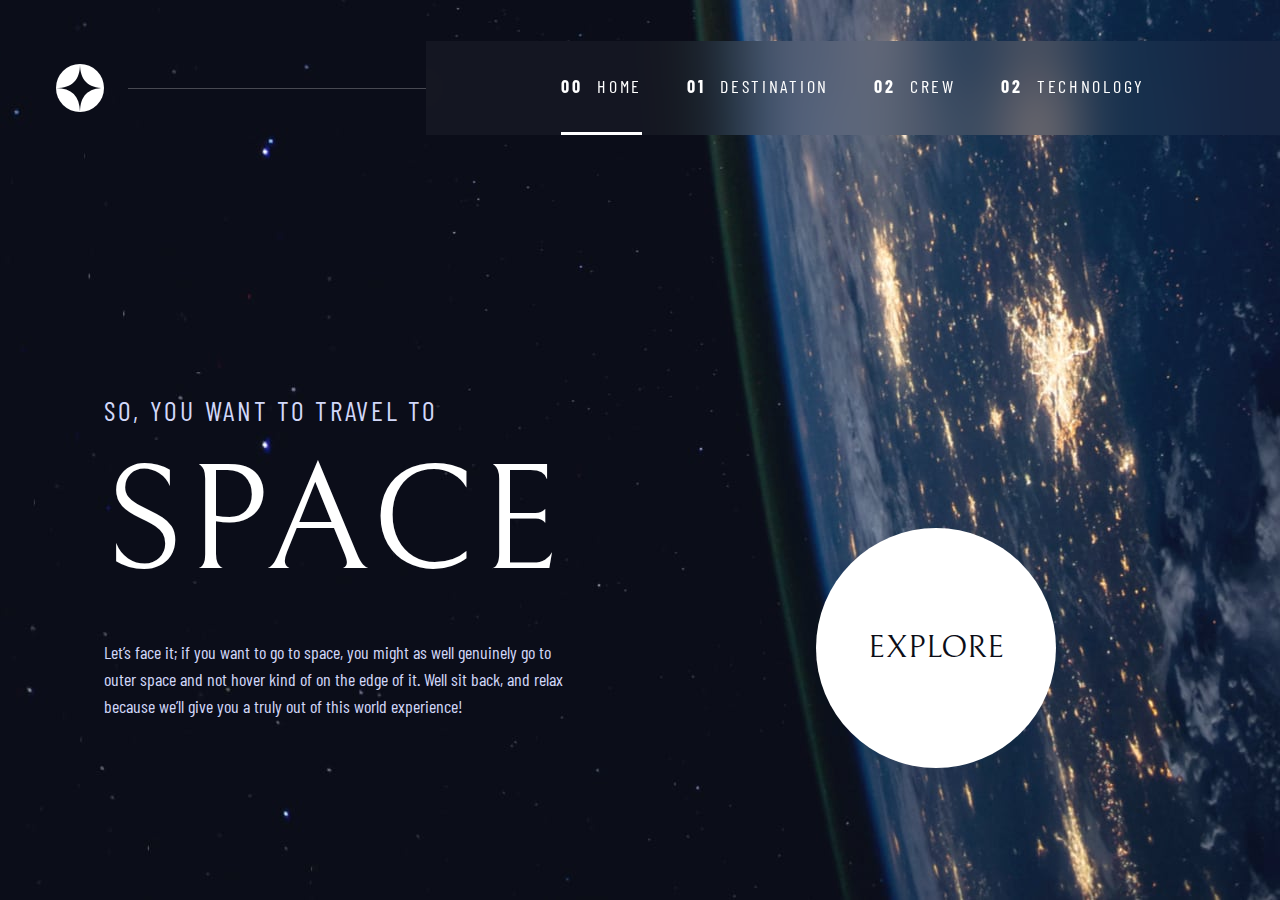
<file: index.html>
<!DOCTYPE html>
<html lang="en">
<head>
  <meta charset="UTF-8">
  <meta name="viewport" content="width=device-width, initial-scale=1.0">
  <link rel="icon" type="image/png" sizes="32x32" href="./assets/favicon-32x32.png">
  <!-- Google fonts -->
  <link rel="preconnect" href="https://fonts.googleapis.com">
  <link rel="preconnect" href="https://fonts.gstatic.com" crossorigin>
  <link href="https://fonts.googleapis.com/css2?family=Barlow+Condensed:wght@400;700&family=Bellefair&family=Barlow:wght@400;700&display=swap" rel="stylesheet">
  <!-- Custom CSS -->
  <link rel="stylesheet" href="index.css">
  <title>Home</title>

  <script src="navigation.js" defer></script>
</head>
<body class="home">
  <a class="skip-to-content" href="#main">Skip to content</a>
  <header class="primary-header flex">
      <div >
        <img src="assets/shared/logo.svg" alt="space tourism logo" class="logo">
      </div>
      <div class="mobile-nav-toggle" aria-controls="primary-nav-bar"><span class="sr-only" aria-expanded="false">Menu</span>
        <div class="toggle"></div>
      </div>
      <nav>
        <ul id="primary-nav-bar" data-visible="false" class="flex primary-nav-bar underline-selected">
            <li class="active underline-indicators"><a class="uppercase text-white letter-spacing-2" href="index.html"><span aria-hidden="true">00 </span>home</a></li>
            <li class="underline-indicators"><a class="uppercase text-white letter-spacing-2" href="destination.html"><span aria-hidden="true">01 </span>destination</a>
            <li class="underline-indicators"><a class="uppercase text-white letter-spacing-2" href="crew.html"><span aria-hidden="true">02 </span>crew</a>
            <li class="underline-indicators"><a class="uppercase text-white letter-spacing-2" href="technology.html"><span aria-hidden="true">02 </span>technology</a>
        </ul>
    </nav>
  </header> 
  <main id="main" class="grid-container grid-container--home flow">
    <div class="flow content--home"> 
      <h1 class="text-accent ff-sans-cond fs-500 uppercase letter-spacing-2">So, you want to travel to
      <span class="fs-900 text-white ff-serif d-block">Space</span></h1>
      <p class="home-content text-accent">Let’s face it; if you want to go to space, you might as well genuinely go to 
      outer space and not hover kind of on the edge of it. Well sit back, and relax 
      because we’ll give you a truly out of this world experience!</p>
    </div>
    <div class="button--home">
      <!-- explore Button  -->
      <a href="destination.html" class="large-button fs-600 bg-white text-dark ff-serif uppercase">Explore</a> 
    </div>
  </main>
</body>
</html>
</file>
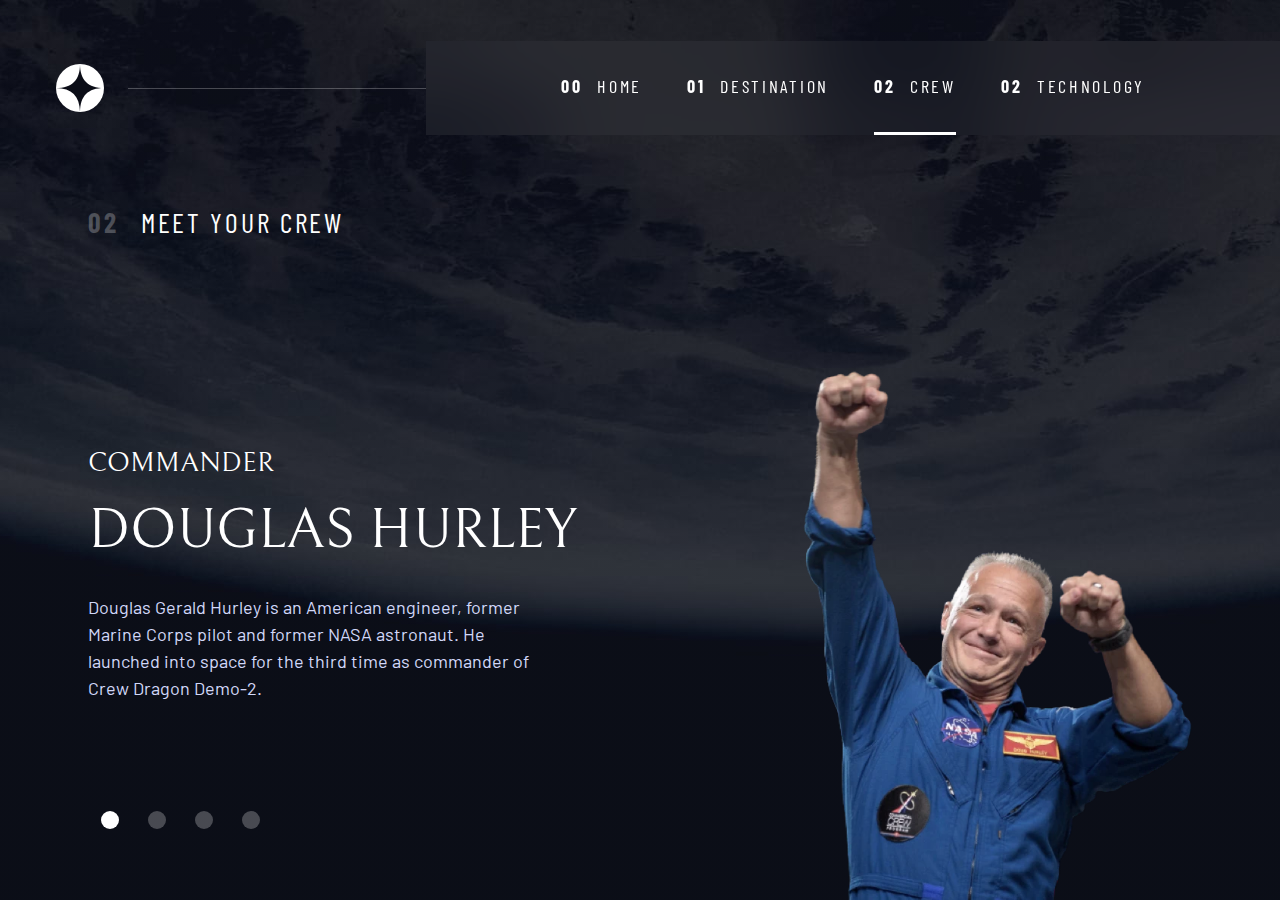
<file: crew.html>
<!DOCTYPE html>
<html lang="en">
<head>
  <meta charset="UTF-8">
  <meta name="viewport" content="width=device-width, initial-scale=1.0">
  <link rel="icon" type="image/png" sizes="32x32" href="./assets/favicon-32x32.png">
  <!-- Google fonts -->
  <link rel="preconnect" href="https://fonts.googleapis.com">
  <link rel="preconnect" href="https://fonts.gstatic.com" crossorigin>
  <link href="https://fonts.googleapis.com/css2?family=Barlow+Condensed:wght@400;700&family=Bellefair&family=Barlow:wght@400;700&display=swap" rel="stylesheet">
  <!-- Custom CSS -->
  <link rel="stylesheet" href="index.css">
  <title>crew</title>
  <script src="navigation.js" defer></script>
  <script src="tabs.js" defer></script>
</head>
<body class="crew">
  <a class="skip-to-content" href="#main">Skip to content</a>
  <header class="primary-header flex">
      <div>
        <img src="assets/shared/logo.svg" alt="space tourism logo" class="logo">
      </div>
      <div class="mobile-nav-toggle" aria-controls="primary-nav-bar"><span class="sr-only" aria-expanded="false">Menu</span>
        <div class="toggle"></div>
      </div>
      <nav>
        <ul id="primary-nav-bar" data-visible="false" class="flex primary-nav-bar underline-selected">
            <li class="underline-indicators" ><a class="uppercase text-white letter-spacing-2" href="index.html"><span aria-hidden="true">00 </span>home</a>
            <li class="underline-indicators" ><a class="uppercase text-white letter-spacing-2" href="destination.html"><span aria-hidden="true">01 </span>destination</a>
            <li class="active underline-indicators" ><a class="uppercase text-white letter-spacing-2" href="crew.html"><span aria-hidden="true">02 </span>crew</a>
            <li class="underline-indicators" ><a class="uppercase text-white letter-spacing-2" href="technology.html"><span aria-hidden="true">02 </span>technology</a>
        </ul>
    </nav>
  </header> 
  <main id="main" class="grid-container grid-container--crew flow flow--first-child">
          <!-- dots  -->
          <h1 class="numbered-title letter-spacing-2"><span aria-hidden="true">02 </span>Meet your crew</h1>
          <div class="dot-selected" role="tablist" aria-label="crew list">
            <button aria-selected="true" class="dot-indicators" aria-controls="commander-tab" role="tab" data-image="commander-image" tabindex="0"><span class="sr-only">Slide title</span></button>
            <button aria-selected="false" class="dot-indicators" aria-controls="specialist-tab" role="tab" data-image="specialist-image" tabindex="-1"><span class="sr-only">Slide title</span></button>
            <button aria-selected="false" class="dot-indicators" aria-controls="pilot-tab" role="tab" data-image="pilot-image" tabindex="-1"><span class="sr-only">Slide title</span></button>
            <button aria-selected="false" class="dot-indicators" aria-controls="engineer-tab" role="tab" data-image="engineer-image" tabindex="-1"><span class="sr-only">Slide title</span></button>
          </div> 
          <!-- commander -->
          <article class="crew-info flow" id="commander-tab" tabindex="0" role="tabpanel">
            <header class="flow--space-small">
              <h2 class="fs-500 uppercase ff-serif">Commander</h2>
              <p class="fs-700 uppercase ff-serif">Douglas Hurley</p> 
            </header>
            <p class="crew-description fs-400 ff-sans-normal text-accent">Douglas Gerald Hurley is an American engineer, former Marine Corps pilot 
              and former NASA astronaut. He launched into space for the third time as 
              commander of Crew Dragon Demo-2.
            </p>
          </article>
          <!-- specialist -->
          <article hidden class="crew-info flow" id="specialist-tab" tabindex="0" role="tabpanel">
            <header class="flow--space-small">
              <h2 class="fs-500 uppercase ff-serif">Mission Specialist</h2>
              <p class="fs-700 uppercase ff-serif">Mark Shuttleworth</p> 
            </header>
            <p class="crew-description fs-400 ff-sans-normal text-accent">Mark Richard Shuttleworth is the founder and CEO of Canonical, the company behind 
              the Linux-based Ubuntu operating system. Shuttleworth became the first South 
              African to travel to space as a space tourist.
            </p>
          </article>
          <!-- pilot -->
          <article hidden class="crew-info flow" id="pilot-tab" tabindex="0" role="tabpanel">
            <header class="flow--space-small">
              <h2 class="fs-500 uppercase ff-serif">Pilot</h2>
              <p class="fs-700 uppercase ff-serif">Victor Glover</p> 
            </header>
            <p class="crew-description fs-400 ff-sans-normal text-accent">Pilot on the first operational flight of the SpaceX Crew Dragon to the 
              International Space Station. Glover is a commander in the U.S. Navy where 
              he pilots an F/A-18.He was a crew member of Expedition 64, and served as a 
              station systems flight engineer. 
            </p>
          </article>
          <!-- engineer -->
          <article hidden class="crew-info flow" id="engineer-tab" tabindex="0" role="tabpanel">
            <header class="flow--space-small">
              <h2 class="fs-500 uppercase ff-serif">Flight Engineer</h2>
              <p class="fs-700 uppercase ff-serif">Anousheh Ansariy</p> 
            </header>
            <p class="crew-description fs-400 ff-sans-normal text-accent">Anousheh Ansari is an Iranian American engineer and co-founder of Prodea Systems. 
              Ansari was the fourth self-funded space tourist, the first self-funded woman to 
              fly to the ISS, and the first Iranian in space.
            </p>
          </article>

          <!-- commander -->
          <picture id="commander-image">
            <source srcset="assets/crew/image-douglas-hurley.webp" type="image/webp">
            <img src="./assets/crew/image-douglas-hurley.png" alt="the commander">
          </picture>
          <!-- specialist -->
          <picture  class="hidden" id="specialist-image">
            <source srcset="assets/crew/image-mark-shuttleworth.webp" type="image/webp">
            <img src="./assets/crew/image-mark-shuttleworth.png" alt="the Specialist">
          </picture>
          <!-- pilot -->
          <picture  class="hidden" id="pilot-image">
            <source srcset="assets/crew/image-victor-glover.webp" type="image/webp">
            <img src="./assets/crew/image-victor-glover.png" alt="the pilot">
          </picture>
          <!-- engineer -->
          <picture  class="hidden" id="engineer-image">
            <source srcset="assets/crew/image-anousheh-ansari.webp" type="image/webp">
            <img src="./assets/crew/image-anousheh-ansari.png" alt="the engineer">
          </picture>
  </main>
</body>
</html>
</file>
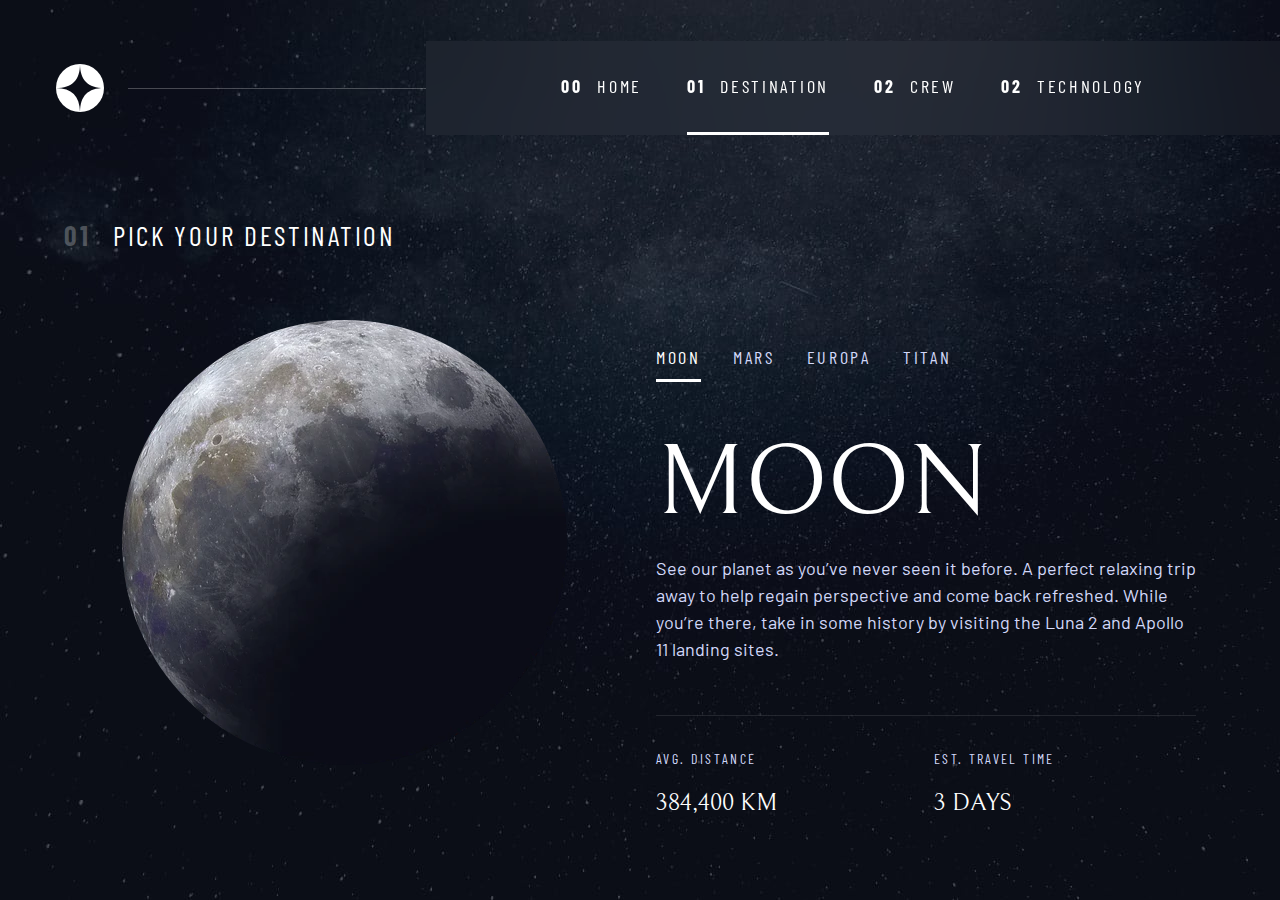
<file: destination.html>
<!DOCTYPE html>
<html lang="en">
<head>
  <meta charset="UTF-8">
  <meta name="viewport" content="width=device-width, initial-scale=1.0">
  <link rel="icon" type="image/png" sizes="32x32" href="./assets/favicon-32x32.png">
  <!-- Google fonts -->
  <link rel="preconnect" href="https://fonts.googleapis.com">
  <link rel="preconnect" href="https://fonts.gstatic.com" crossorigin>
  <link href="https://fonts.googleapis.com/css2?family=Barlow+Condensed:wght@400;700&family=Bellefair&family=Barlow:wght@400;700&display=swap" rel="stylesheet">
  <!-- Custom CSS -->
  <link rel="stylesheet" href="index.css">
  <title>Destination</title>

  <script src="navigation.js" defer></script>
  <script src="tabs.js" defer></script> 
</head>
<body class="destination">
  <a class="skip-to-content" href="#main">Skip to content</a>
  <header class="primary-header flex">
      <div >
        <img src="assets/shared/logo.svg" alt="space tourism logo" class="logo">
      </div>
      <div class="mobile-nav-toggle" aria-controls="primary-nav-bar"><span class="sr-only" aria-expanded="false">Menu</span>
        <div class="toggle"></div>
      </div>
      <nav>
        <ul id="primary-nav-bar" data-visible="false" class="flex primary-nav-bar">
            <li class="underline-indicators" ><a class="uppercase text-white letter-spacing-2" href="index.html"><span aria-hidden="true">00 </span>home</a>
            <li class="active underline-indicators" ><a class="uppercase text-white letter-spacing-2" href="destination.html"><span aria-hidden="true">01 </span>destination</a>
            <li class="underline-indicators" ><a class="uppercase text-white letter-spacing-2" href="crew.html"><span aria-hidden="true">02 </span>crew</a>
            <li class="underline-indicators" ><a class="uppercase text-white letter-spacing-2" href="technology.html"><span aria-hidden="true">02 </span>technology</a>
        </ul>
    </nav>
  </header> 
  <main id="main" class="grid-container grid-container--destination flow">
        <h1 class="numbered-title letter-spacing-2"><span aria-hidden="true">01 </span>Pick your destination</h1>
    
          <!-- the  moon -->
          <picture id="moon-image">
            <source srcset="assets/destination/image-moon.webp" type="image/webp">
            <img src="./assets/destination/image-moon.png" alt="the moon">
          </picture>

          <!-- mars -->
          <picture class="hidden" id="mars-image">
            <source srcset="assets/destination/image-mars.webp" type="image/webp">
            <img src="./assets/destination/image-mars.png" alt="the mars">
          </picture>

          <!-- europa -->
          <picture class="hidden" id="europa-image">
            <source srcset="assets/destination/image-europa.webp" type="image/webp">
            <img src="./assets/destination/image-europa.png" alt="the europa">
          </picture>

          <!-- titan -->
          <picture class="hidden" id="titan-image">
            <source srcset="assets/destination/image-titan.webp" type="image/webp">
            <img src="./assets/destination/image-titan.png" alt="the titan">
          </picture>

          <!-- tabs -->
          <div class="flex tab-bar underline-selected" role="tablist" aria-label="destination list">
            <button aria-selected="true" class="underline-indicators uppercase text-accent letter-spacing-2 ff-sans-cond" role="tab" aria-controls="moon-tab" data-image="moon-image" tabindex="0">Moon</button>
            <button aria-selected="false" class="underline-indicators uppercase text-accent letter-spacing-2 ff-sans-cond" role="tab" aria-controls="mars-tab" data-image="mars-image" tabindex="-1">Mars</button>
            <button aria-selected="false" class="underline-indicators uppercase text-accent letter-spacing-2 ff-sans-cond" role="tab" aria-controls="europa-tab" data-image="europa-image" tabindex="-1">Europa</button>
            <button aria-selected="false" class="underline-indicators uppercase text-accent letter-spacing-2 ff-sans-cond" role="tab" aria-controls="titan-tab" data-image="titan-image" tabindex="-1">Titan</button>
          </div>

          <!-- the moon  -->
          <article  class=" destination-info flow" id="moon-tab" tabindex="0" role="tabpanel">
            <h2 class="fs-800 uppercase ff-serif">Moon</h2>
            <p class="fs-400 ff-sans-normal text-accent destination-description">See our planet as you’ve never seen it before. A perfect relaxing trip away to help 
            regain perspective and come back refreshed. While you’re there, take in some history by visiting the Luna 2 and Apollo 11 landing sites.
            </p>
              <div class="destination-meta flex">
                <div class="flex destination-distance">
                  <h3 class="fs-200 ff-sans-cond text-accent uppercase letter-spacing-3">Avg. distance</h3>
                  <p class="fs-sub-500 ff-serif uppercase">384,400 km</p>
                </div>
                <div class="flex destination-distance">
                  <h3 class="fs-200 ff-sans-cond text-accent uppercase letter-spacing-3">Est. travel time</h3>
                  <p class="fs-sub-500 ff-serif uppercase">3 days</p>
                </div>
              </div>
          </article>

          <!-- the mars -->
          <article hidden class=" destination-info flow" id="mars-tab" tabindex="0" role="tabpanel">
            <h2 class="fs-800 uppercase ff-serif">Mars</h2>
            <p class="fs-400 ff-sans-normal text-accent destination-description">Don’t forget to pack your hiking boots. You’ll need them to tackle Olympus Mons, 
              the tallest planetary mountain in our solar system. It’s two and a half times 
              the size of Everest!
            </p>
              <div class="destination-meta flex">
                <div class="flex destination-distance">
                  <h3 class="fs-200 ff-sans-cond text-accent uppercase letter-spacing-3">Avg. distance</h3>
                  <p class="fs-sub-500 ff-serif uppercase">225 mil. km</p>
                </div>
                <div class="flex destination-distance">
                  <h3 class="fs-200 ff-sans-cond text-accent uppercase letter-spacing-3">Est. travel time</h3>
                  <p class="fs-sub-500 ff-serif uppercase">9 months</p>
                </div>
              </div>
          </article>

          <!-- europa -->
          <article hidden class=" destination-info flow" id="europa-tab" tabindex="0" role="tabpanel">
            <h2 class="fs-800 uppercase ff-serif">Europa</h2>
            <p class="fs-400 ff-sans-normal text-accent destination-description"> The smallest of the four Galilean moons orbiting Jupiter, Europa is a 
              winter lover’s dream. With an icy surface, it’s perfect for a bit of 
              ice skating, curling, hockey, or simple relaxation in your snug 
              wintery cabin.
            </p>
              <div class="destination-meta flex">
                <div class="flex destination-distance">
                  <h3 class="fs-200 ff-sans-cond text-accent uppercase letter-spacing-3">Avg. distance</h3>
                  <p class="fs-sub-500 ff-serif uppercase">628 mil. km</p>
                </div>
                <div class="flex destination-distance">
                  <h3 class="fs-200 ff-sans-cond text-accent uppercase letter-spacing-3">Est. travel time</h3>
                  <p class="fs-sub-500 ff-serif uppercase">3 years</p>
                </div>
              </div>
          </article>

          <!-- titan -->
          <article hidden class=" destination-info flow" id="titan-tab" tabindex="0" role="tabpanel">
            <h2 class="fs-800 uppercase ff-serif">Titan</h2>
            <p class="fs-400 ff-sans-normal text-accent destination-description">The only moon known to have a dense atmosphere other than Earth, Titan 
              is a home away from home (just a few hundred degrees colder!). As a 
              bonus, you get striking views of the Rings of Saturn.
            </p>
              <div class="destination-meta flex">
                <div class="flex destination-distance">
                  <h3 class="fs-200 ff-sans-cond text-accent uppercase letter-spacing-3">Avg. distance</h3>
                  <p class="fs-sub-500 ff-serif uppercase">1.6 bil. km</p>
                </div>
                <div class="flex destination-distance">
                  <h3 class="fs-200 ff-sans-cond text-accent uppercase letter-spacing-3">Est. travel time</h3>
                  <p class="fs-sub-500 ff-serif uppercase">7 years</p>
                </div>
              </div>
          </article>
  </main>
</body>
</html>
</file>
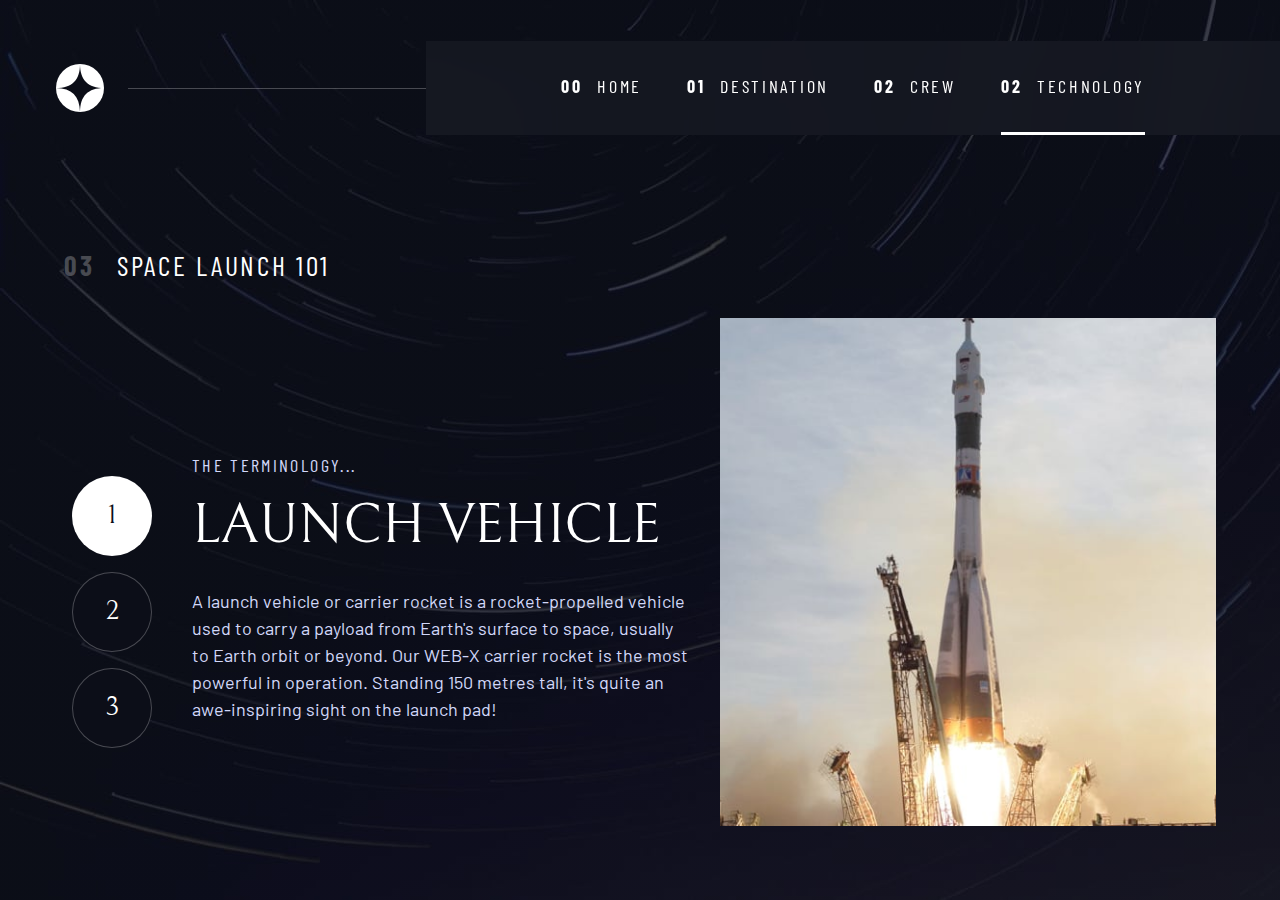
<file: technology.html>
<!DOCTYPE html>
<html lang="en">
<head>
  <meta charset="UTF-8">
  <meta name="viewport" content="width=device-width, initial-scale=1.0">
  <link rel="icon" type="image/png" sizes="32x32" href="./assets/favicon-32x32.png">
  <!-- Google fonts -->
  <link rel="preconnect" href="https://fonts.googleapis.com">
  <link rel="preconnect" href="https://fonts.gstatic.com" crossorigin>
  <link href="https://fonts.googleapis.com/css2?family=Barlow+Condensed:wght@400;700&family=Bellefair&family=Barlow:wght@400;700&display=swap" rel="stylesheet">
  <!-- Custom CSS -->
  <link rel="stylesheet" href="index.css">
  <title>technology</title>

  <script src="navigation.js" defer></script>
  <script src="tabs.js" defer></script>
</head>
<body class="launch">
  <a class="skip-to-content" href="#main">Skip to content</a>
  <header class="primary-header flex">
      <div>
        <img src="assets/shared/logo.svg" alt="space tourism logo" class="logo">
      </div>
      <div class="mobile-nav-toggle" aria-controls="primary-nav-bar"><span class="sr-only" aria-expanded="false">Menu</span>
        <div class="toggle"></div>
      </div>
      <nav>
        <ul id="primary-nav-bar" data-visible="false" class="flex primary-nav-bar underline-selected">
            <li class="underline-indicators" ><a class="uppercase text-white letter-spacing-2" href="index.html"><span aria-hidden="true">00 </span>home</a>
            <li class="underline-indicators" ><a class="uppercase text-white letter-spacing-2" href="destination.html"><span aria-hidden="true">01 </span>destination</a>
            <li class="underline-indicators" ><a class="uppercase text-white letter-spacing-2" href="crew.html"><span aria-hidden="true">02 </span>crew</a>
            <li class="active underline-indicators" ><a class="uppercase text-white letter-spacing-2" href="technology.html"><span aria-hidden="true">02 </span>technology</a>
        </ul>
    </nav>
  </header> 
  <main id="main" class="grid-container grid-container--technology flow">
          <h1 class="numbered-title letter-spacing-2"><span aria-hidden="true">03 </span>Space launch 101</h1>
            <!-- launch vehicle -->
            <picture class="" id="vehicle-image">
              <img class="landscape" src="assets/technology/image-launch-vehicle-landscape.jpg" alt="launch vehicle">
              <img class="portrait" src="assets/technology/image-launch-vehicle-portrait.jpg" alt="launch vehicle">
            </picture>
            <!-- spaceport -->
            <picture class="hidden" id="spaceport-image">
              <img class="landscape" src="assets/technology/image-spaceport-landscape.jpg" alt="spaceport">
              <img class="portrait" src="assets/technology/image-spaceport-portrait.jpg" alt="spaceport">
            </picture>
            <!-- capsule -->
            <picture class="hidden" id="capsule-image">
              <img class="landscape" src="assets/technology/image-space-capsule-landscape.jpg" alt="space-capsule">
              <img class="portrait" src="assets/technology/image-space-capsule-portrait.jpg" alt="space-capsule">
            </picture>
         
            <div class="flex number-selected" role="tablist" aria-label="technology list">
              <button aria-selected="true" class="number-indicators bg-dark fs-500 ff-serif" role="tab" aria-controls="vehicle-tab" data-image="vehicle-image" tabindex="0">1</button>
              <button aria-selected="false" class="number-indicators bg-dark fs-500 ff-serif" role="tab" aria-controls="spaceport-tab" data-image="spaceport-image" tabindex="-1">2</button>
              <button aria-selected="false" class="number-indicators bg-dark fs-500 ff-serif" role="tab" aria-controls="capsule-tab" data-image="capsule-image" tabindex="-1">3</button>
            </div> 

            <article class="flow technology-info" id="vehicle-tab" tabindex="0" role="tabpanel">
              <header class="flow--space-small">
                <h2 class="fs-400 uppercase ff-sans-cond text-accent letter-spacing-3">The terminology...</h2>
                <p class="fs-700 uppercase ff-serif">Launch vehicle</p> 
              </header>
              <p class="fs-400 ff-sans-normal text-accent technology-description">A launch vehicle or carrier rocket is a rocket-propelled vehicle used to carry a 
                payload from Earth's surface to space, usually to Earth orbit or beyond. Our 
                WEB-X carrier rocket is the most powerful in operation. Standing 150 metres tall, 
                it's quite an awe-inspiring sight on the launch pad!
              </p>
            </article>
          
          <!-- spaceport -->
       
            <article hidden class="flow technology-info" id="spaceport-tab" tabindex="0" role="tabpanel">
              <header class="flow--space-small">
                <h2 class="fs-400 uppercase ff-sans-cond text-accent letter-spacing-3">The terminology...</h2>
                <p class="fs-700 uppercase ff-serif">Spaceport</p> 
              </header>
              <p class="fs-400 ff-sans-normal text-accent technology-description">A spaceport or cosmodrome is a site for launching (or receiving) spacecraft, 
                by analogy to the seaport for ships or airport for aircraft. Based in the 
                famous Cape Canaveral, our spaceport is ideally situated to take advantage 
                of the Earth’s rotation for launch.
              </p>
            </article>
   
          <!-- capsule -->
      
            <article hidden class="flow technology-info" id="capsule-tab" tabindex="0" role="tabpanel">
              <header class="flow--space-small">
                <h2 class="fs-400 uppercase ff-sans-cond text-accent letter-spacing-3">The terminology...</h2>
                <p class="fs-700 uppercase ff-serif">Space capsule</p> 
              </header>
              <p class="fs-400 ff-sans-normal text-accent technology-description">A space capsule is an often-crewed spacecraft that uses a blunt-body reentry 
                capsule to reenter the Earth's atmosphere without wings. Our capsule is where 
                you'll spend your time during the flight. It includes a space gym, cinema, 
                and plenty of other activities to keep you entertained.
              </p>
            </article>
        
</main>
</body>
</html>
</file>
<file: index.css>
/* -------------------- */
/*   Custom properties  */
/*----------------------*/
:root {
  --clr-dark: 230 35% 7%;
  --clr-light: 231 77% 90%;
  --clr-white: 0 0% 100%;
  /* font-sizes */
  --fs-900: clamp(5rem, 11vw + 1rem, 9.375rem);
  --fs-800: 3.5rem;
  --fs-700: 1.5rem;
  --fs-600: 1.5rem;
  --fs-500: 1rem;
  --fs-400: 0.9375rem;
  --fs-300: 1rem;
  --fs-200: 0.875rem;
  --fs-sub-500: 1.5rem;
  /* font-families*/
  --ff-serif: "Bellefair", serif;
  --ff-sans-cond: "Barlow Condensed", sans-serif;
  --ff-sans-normal: "Barlow", sans-serif;
}
@media (min-width: 35em) {
  :root {
    /* font-sizes */
    --fs-800: 5rem;
    --fs-700: 2.5rem;
    /* --fs-600: 2rem; */
    --fs-400: 1rem;
    --fs-500: 1.5rem;
  }
}
@media (min-width: 54em) {
  :root {
    /* font-sizes */
    --fs-400: 1.125rem;
    --fs-500: 1.725rem;
    --fs-600: 2rem;
    --fs-800: 6.25rem;
    --fs-700: 3.5rem;
  }
}
/* -------------------- */
/*          Reset       */
/*----------------------*/

/* Box sizing */
*,
*::before,
*::after {
  box-sizing: border-box;
}
/* Reset margins */
body,
h1,
h2,
h3,
h4,
h5,
p,
figure,
picture {
  margin: 0;
}

/* set up the body */
body {
  max-width: 100rem;
  margin: auto;
  font-family: var(--ff-sans-cond);
  font-size: var(--fs-400);
  color: hsl(var(--clr-white));
  background-color: hsl(var(--clr-dark));
  line-height: 1.5;
  min-height: 100vh;
  display: -ms-grid;
  display: grid;
  grid-template-rows: min-content 1fr;
  overflow-x: hidden;
}
/* make images easier to work with */
img,
picture {
  max-width: 100%;
  display: block;
}
/* make form elements easier to work with */
input,
button,
textarea,
select {
  font: inherit;
}
/* remove animations for people who've turned them off */
@media (prefers-reduced-motion: reduce) {
  *,
  *::before,
  *::after {
    animation-duration: 0.01ms !important;
    animation-iteration-count: 1 !important;
    transition-duration: 0.01ms !important;
    scroll-behavior: auto !important;
  }
}
/* -------------------- */
/*     Utility classes  */
/*----------------------*/
.flex {
  display: flex;
  gap: var(--gap, 1rem);
}
.grid {
  display: -ms-grid;
  display: grid;
  gap: var(--gap, 1rem);
}
.d-block {
  display: block;
}
.flow > * + * {
  margin-top: var(--flow-space, 4rem);
}

.flow--space-small > * + * {
  margin-top: var(--flow--space-small, 1rem);
}
.flow--first-child > :nth-child(1) {
  margin: var(--flow--space-first-child, 1rem) 0;
}
.container {
  display: -ms-grid;
  display: grid;
  padding: 0 2em;
  margin: 0 auto;
  max-width: 80rem;
}
.sr-only {
  position: absolute;
  width: 1px;
  height: 1px;
  padding: 0;
  margin: -1px;
  overflow: hidden;
  clip: rect(0, 0, 0, 0);
  white-space: nowrap; /* added line */
  border: 0;
}
.skip-to-content {
  position: absolute;
  z-index: 9999;
  background: hsl(var(--clr-white));
  color: hsl(var(--clr-dark));
  padding: 0.5em 1em;
  margin: 0 auto;
  transform: translateY(-110%);
  transition: transform 250ms ease-in;
}
.skip-to-content:focus {
  transform: translateY(0);
}
.hidden {
  visibility: hidden;
}
/* color */
.bg-dark {
  background-color: hsl(var(--clr-dark));
}
.bg-accent {
  background-color: hsl(var(--clr-light));
}
.bg-white {
  background-color: hsl(var(--clr-white));
}
.bg-opac {
  background-color: hsl(var(--clr-white) / 0);
}

.text-dark {
  color: hsl(var(--clr-dark));
}
.text-accent {
  color: hsl(var(--clr-light));
}
.text-white {
  color: hsl(var(--clr-white));
}

/* typography */
.ff-serif {
  font-family: var(--ff-serif);
}
.ff-sans-cond {
  font-family: var(--ff-sans-cond);
}
.ff-sans-normal {
  font-family: var(--ff-sans-normal);
}

.letter-spacing-1 {
  letter-spacing: 4.75px;
}
.letter-spacing-2 {
  letter-spacing: 2.7px;
}
.letter-spacing-3 {
  letter-spacing: 2.35px;
}

.uppercase {
  text-transform: uppercase;
}

.fs-900 {
  font-size: var(--fs-900);
}
.fs-800 {
  font-size: var(--fs-800);
}
.fs-700 {
  font-size: var(--fs-700);
}
.fs-600 {
  font-size: var(--fs-600);
}
.fs-500 {
  font-size: var(--fs-500);
}
.fs-400 {
  font-size: var(--fs-400);
}
.fs-300 {
  font-size: var(--fs-300);
}
.fs-200 {
  font-size: var(--fs-200);
}
.fs-sub-500 {
  font-size: var(--fs-sub-500);
}
.fs-900,
.fs-800,
.fs-700,
.fs-600 {
  line-height: 1.1;
}

h1,
h2,
h3,
h4,
h5,
p {
  font-weight: 400;
}
.color-codes span {
  margin-right: var(--flow-margin-right, 1rem);
}
.numbered-title {
  text-transform: uppercase;
  font-size: var(--fs-500);
}
.numbered-title span {
  margin-right: 0.5em;
  color: hsl(var(--clr-white) / 0.25);
  font-weight: 700;
}
/* -------------------- */
/*   components         */
/*----------------------*/
/* -- Buttons --*/
/* .button--home {
    width: 10rem;
    height: auto;
} */
.large-button {
  margin-bottom: 3rem;
  position: relative;
  z-index: 1;
  display: -ms-inline-grid;
  display: inline-grid;
  padding: 0 2em;
  width: 10rem;
  height: 10rem;
  border-radius: 50%;
  text-decoration: none;
  align-content: center;
  justify-content: center;
}
@supports (aspect-ratio: 1) {
  .large-button {
    aspect-ratio: 1;
  }
}
.large-button::after {
  content: "";
  position: absolute;
  z-index: -1;
  background-color: hsl(var(--clr-white) / 1);
  width: 100%;
  height: 100%;
  background: hsl(var(--clr-white) / 0.15);
  border-radius: 50%;
  opacity: 0;
  transition: opacity 500ms linear, transform 1s ease-out;
}
.large-button:hover::after,
.large-button:focus::after {
  transform: scale(1.5);
  opacity: 1;
}

/* ----- logo -----*/
.logo {
  margin: 1.5rem clamp(1.5rem, 5vw, 3.5rem);
}
/* --- navigation --- */

.primary-nav-bar {
  --gap: clamp(2rem, 5vh, 3rem);
  --underline-gap: 2rem;
  list-style: none;
  padding: min(20rem, 15vh) 2rem;
  margin: 0;
  background: hsl(var(--clr-dark) / 0.95);
}
.primary-nav-bar:first-child {
  padding-top: 12rem;
}
@supports (-webkit-backdrop-filter: blur(2rem)) {
  .primary-nav-bar {
    background-color: hsl(var(--clr-white) / 0.04);
    -webkit-backdrop-filter: blur(2rem);
    backdrop-filter: blur(2rem);
  }
}
@supports (backdrop-filter: blur(2rem)) {
  .primary-nav-bar {
    background: hsl(var(--clr-white) / 0.04);
    backdrop-filter: blur(2rem);
  }
}
.underline-indicators > a,
.planet-buttons {
  text-decoration: none;
}
.primary-nav-bar a > span {
  font-weight: 700;
  margin-right: 0.5rem;
}
.underline-indicators {
  border: 0;
  padding: var(--underline-gap, 0.5rem) 0;
  border-bottom: 0.2rem solid hsl(var(--clr-white) / 0);
  background-color: transparent;
}
.underline-indicators:hover,
.underline-indicators:focus {
  border-color: hsl(var(--clr-white) / 0.5);
}
.active,
.underline-selected > [aria-selected="true"] {
  color: hsl(var(--clr-white) / 1);
  border-color: hsl(var(--clr-white) / 1);
}
/* ----- mobile ------ */
@media (max-width: 35.999rem) {
  .primary-nav-bar {
    --underline-gap: 0.5rem;
    position: fixed;
    z-index: 1000;
    right: -35%;
    width: 65%;
    height: 100vh;
    list-style: none;
    padding: min(20rem, 15vh) 2rem;
    margin: 0;
    flex-direction: column;
    transform: translateX(100%);
    transition: transform 500ms ease-in-out;
  }
  .primary-nav-bar[data-visible="true"] {
    transform: translateX(0%);
    right: 0;
  }
  .mobile-nav-toggle {
    width: 2rem;
    height: 1.5rem;
    position: absolute;
    z-index: 2000;
    right: 1.5rem;
    top: 2rem;
    border-radius: 10%;
    display: flex;
    justify-content: center;
    align-items: center;
  }
  .toggle {
    width: 1.5rem;
    height: 3px;
    background: hsl(var(--clr-light));
    border-radius: 5px;
    transition: all 0.5s ease-in-out;
  }
  .toggle::before,
  .toggle::after {
    content: "";
    position: absolute;
    width: 1.5rem;
    height: 3px;
    border-radius: 5px;
    background: hsl(var(--clr-light));
    transition: all 0.5s ease-in-out;
  }
  .toggle::before {
    transform: translateY(-0.7rem);
  }
  .toggle::after {
    transform: translateY(0.7rem);
  }
  .mobile-nav-toggle[aria-expanded="true"] .toggle {
    transform: translateX(-7rem);
    background: transparent;
  }
  .mobile-nav-toggle[aria-expanded="true"] .toggle::before {
    transform: rotate(45deg) translate(5rem, -5rem);
  }
  .mobile-nav-toggle[aria-expanded="true"] .toggle::after {
    transform: rotate(-45deg) translate(5rem, 5rem);
  }
  .primary-nav-bar a {
    font-size: var(--fs-300);
  }
}
/* ------ Tablet ------ */
@media (min-width: 35.999em) {
  .primary-header {
    justify-content: space-between;
    align-items: center;
  }
  .primary-nav-bar {
    /* padding: 0; */
    padding: 0 clamp(3rem, 5vh, 4rem);
  }
  .mobile-nav-toggle {
    display: none;
  }
  li {
    white-space: nowrap;
  }
  .primary-nav-bar:first-child {
    padding-top: 0;
  }
}
@media (min-width: 35em) and (max-width: 47.999em) {
  .underline-indicators span {
    display: none;
  }
}
/* ------  48 rem  Width  ------- */
@media (min-width: 54em) {
  .primary-header {
    margin: 2.5rem 0;
  }
  .primary-header::after {
    content: "";
    display: block;
    position: relative;
    height: 1px;
    width: 100%;
    margin-right: -3rem;
    background: hsl(var(--clr-white) / 0.25);
    order: 1;
  }
  nav {
    order: 2;
  }
  .large-button {
    margin-bottom: -3rem;
    width: 15rem;
    height: 15rem;
  }
}
/* -------- 65 rem width ------- */
@media (min-width: 65em) {
  .primary-nav-bar {
    padding: 0 clamp(7rem, 15vh, 12rem);
  }
  .large-button {
    margin-bottom: -3rem;
    width: 15rem;
    height: 15rem;
  }
}
/* --- Tabs ---*/
.tab-bar {
  --gap: 2rem;
}
.dot-indicators {
  margin: 0 0.7em;
  cursor: pointer;
  border: 0;
  border-radius: 50%;
  padding: 0.5em;
  width: 0.7rem;
  height: 0.7rem;
  background-color: hsl(var(--clr-white) / 0.25);
}
@supports (aspect-ratio: 1) {
  .dot-indicators {
    aspect-ratio: 1;
  }
}
.dot-indicators:hover,
.dot-indicators:focus {
  background-color: hsl(var(--clr-white) / 0.5);
}
.dot-selected > [aria-selected="true"] {
  background-color: hsl(var(--clr-white));
}
.number-indicators {
  cursor: pointer;
  width: 3rem;
  height: 3rem;
  border: 1px solid hsl(var(--clr-white) / 0.25);
  border-radius: 50%;
  color: hsl(var(--clr-white));
}
@supports (aspect-ratio: 1) {
  .dot-indicators {
    aspect-ratio: 1;
  }
}
.number-indicators:hover,
.number-indicators:focus {
  border-color: hsl(var(--clr-white));
}
.number-selected > [aria-selected="true"] {
  color: hsl(var(--clr-dark));
  background-color: hsl(var(--clr-white));
}
/* -------------------------- */
/*  Page specific  background */
/*----------------------------*/
body {
  background-size: cover;
  /* background-position: bottom center; */
}
.home {
  background-image: url(./assets/home/background-home-mobile.jpg);
}
.destination {
  background-image: url(./assets/destination/background-destination-mobile.jpg);
}
.crew {
  background-image: linear-gradient(
      hsl(var(--clr-dark) / 0.25),
      hsl(var(--clr-dark) / 0.25)
    ),
    url(./assets/crew/background-crew-mobile.jpg);
  background-position: center top;
}
.launch {
  background-image: linear-gradient(
      hsl(var(--clr-dark) / 0.25),
      hsl(var(--clr-dark) / 0.25)
    ),
    url(./assets/technology/background-technology-mobile.jpg);
}
@media (min-width: 35rem) {
  .home {
    background-position: center center;
    background-image: url(./assets/home/background-home-tablet.jpg);
  }
  .destination {
    background-image: url(./assets/destination/background-destination-tablet.jpg);
  }
  .crew {
    background-image: linear-gradient(
        hsl(var(--clr-dark) / 0.25),
        hsl(var(--clr-dark) / 0.25)
      ),
      url(./assets/crew/background-crew-desktop.jpg);
  }
  .launch {
    background-image: linear-gradient(
        hsl(var(--clr-dark) / 0.25),
        hsl(var(--clr-dark) / 0.25)
      ),
      url(./assets/technology/background-technology-tablet.jpg);
  }
}
@media (min-width: 45rem) {
  .home {
    background-image: url(./assets/home/background-home-desktop.jpg);
  }
  .destination {
    background-image: url(./assets/destination/background-destination-desktop.jpg);
  }
  .crew {
    background-image: linear-gradient(
        hsl(var(--clr-dark) / 0.25),
        hsl(var(--clr-dark) / 0.25)
      ),
      url(./assets/crew/background-crew-desktop.jpg);
  }
  .launch {
    background-image: linear-gradient(
        hsl(var(--clr-dark) / 0.25),
        hsl(var(--clr-dark) / 0.25)
      ),
      url(./assets/technology/background-technology-desktop.jpg);
  }
}
/* -------------------------- */
/*  Layout */
/*----------------------------*/
.grid-container {
  text-align: center;
  display: grid;
  place-items: center;
  padding: 0 1rem;
}
.grid-container p {
  max-width: clamp(35ch, 60vh, 60ch);
}
.numbered-title {
  grid-area: title;
}
/* ---- home layout ----- */
.grid-container--home {
  grid-template-areas:
    "content"
    "button";
}
.grid-container--home > .content--home {
  grid-area: content;
}
.grid-container--home > .button--home {
  grid-area: button;
  --flow-space: 0.2rem;
}
.grid-container--home h1 {
  white-space: nowrap;
  line-height: 4rem;
}
.home-content {
  --flow-space: 2rem;
}
/* ---- destination layout ----- */
.grid-container--destination {
  --flow-space: 1.5rem;
  grid-template-areas:
    "title"
    "image"
    "tabs"
    "content";
}
.grid-container--destination > picture {
  grid-area: image;
  max-width: 45%;
  align-self: start;
}
.grid-container--destination > .tab-bar {
  grid-area: tabs;
}
.grid-container--destination > .destination-info {
  --flow-space: 1rem;
  grid-area: content;
}
.destination-meta {
  flex-direction: column;
  border-top: 1px solid hsl(var(--clr-white) / 0.1);
  padding-top: 1rem;
  margin: 1rem 0;
}
.destination-distance {
  flex-flow: column wrap;
  width: 100%;
  margin-bottom: 1rem;
}
.destination-distance h3,
p {
  margin: 0 auto;
}
.destination-description {
  min-height: 6rem;
}
/* --- crew layout --- */
.grid-container--crew {
  --flow-space: 1rem;
  --flow--first-child: 0.5rem;
  grid-template-areas:
    "title"
    "image"
    "dots"
    "content";
}
.grid-container--crew > picture {
  grid-area: image;
  max-width: 60%;
  align-self: flex-end;
  border-bottom: 1px solid hsl(var(--clr-light) / 0.4);
}
.grid-container--crew > .dot-selected {
  grid-area: dots;
}
.grid-container--crew > .crew-info {
  grid-area: content;
}
/* .crew-info {
  margin-bottom: 3rem;
} */
.crew-info > h2 {
  opacity: 0.5;
}
.crew-description {
  min-height: 6.5rem;
}
/*----- layout technology ----- */
.grid-container--technology {
  grid-template-areas:
    "title"
    "image"
    "slider"
    "content";
}
.grid-container--technology > .numbered-title {
  grid-area: title;
}
.grid-container--technology > picture {
  grid-area: image;
}
.portrait {
  display: none;
}
.grid-container--technology > .number-selected {
  grid-area: slider;
  margin: 2rem auto auto auto;
}
.grid-container--technology > .technology-info {
  grid-area: content;
}
.technology-info {
  --flow-space: 2rem;
  margin-bottom: 3rem;
}
.content-technology {
  display: flex;
  flex-direction: column;
}
.technology-description {
  min-height: 10rem;
}

/* ----- layout queries ----- */

@media (min-width: 35em) {
  /* --- destination --- */
  .numbered-title {
    justify-self: start;
    margin-top: 2rem;
  }
  .grid-container--destination {
    --flow-space: 3rem;
  }
  .grid-container--destination h1 {
    margin-top: 1.5rem;
  }
  .destination-meta {
    flex-direction: row;
    padding-top: 2rem;
    margin: 3rem 0;
  }
  /* --- crew --- */
  .grid-container--crew {
    grid-template-areas:
      "title"
      "content"
      "dots"
      "image";
  }
  .grid-container--crew > picture {
    max-width: 70%;
    border: 0;
  }
  .crew-info {
    --flow-space: 2rem;
  }
  .grid-container--crew > .crew-info {
    grid-area: content;
    align-self: end;
  }
  .grid-container--crew h1 {
    margin: 1rem 0;
  }
  /*---- technology ---- */
  .number-indicators {
    width: 4rem;
    height: 4rem;
  }
}
@media (min-width: 63rem) and (min-height: 81rem) and (orientation: portrait) {
  .grid-container--crew {
    grid-template-columns: minmax(1rem, 1fr) minmax(0, 40rem) minmax(0, 27rem) minmax(
        1rem,
        1fr
      );
    grid-template-areas:
      ". title title ."
      ". content content ."
      ". dots image .";
  }
  .grid-container--crew > .numbered-title {
    grid-area: title;
  }
  .grid-container--crew > .crew-info {
    grid-area: content;
  }
  .grid-container--crew > .dot-selected {
    grid-area: dots;
    margin: 0;
  }
  .grid-container--crew > picture {
    grid-area: image;
  }
}
@media (min-width: 54rem) and (max-height: 68rem) {
  .grid-container {
    grid-template-columns: minmax(1rem, 1fr) repeat(2, minmax(0, 40rem)) minmax(
        1rem,
        1fr
      );
    text-align: left;
    column-gap: var(--container-gap, 2rem);
  }
  .grid-container > *:first-child {
    grid-column: 2;
  }
  .grid-container > *:last-child {
    grid-column: 3;
  }
  /* --- home --- */
  .grid-container--home {
    grid-template-areas: ". content button .";
    padding-bottom: max(6rem, 20vh);
    align-items: end;
  }
  .grid-container--home > .content--home {
    grid-area: content;
  }
  .grid-container--home > .button--home {
    grid-area: button;
  }
  /* --- destination --- */
  .grid-container--destination {
    grid-template-areas:
      ". title title ."
      ". image tabs ."
      ". image content .";
  }
  .numbered-title {
    justify-self: start;
  }
  .tab-bar {
    justify-self: start;
  }
  .destination-info {
    justify-self: start;
  }
  .destination-distance h3,
  p {
    margin: 0;
  }
  .grid-container--destination > picture {
    max-width: 80%;
    align-items: end;
  }
  .destination-description {
    min-height: 7rem;
  }
  /* --- crew layout --- */
  .grid-container--crew {
    grid-template-columns: minmax(1rem, 1fr) minmax(0, 40rem) minmax(0, 27rem) minmax(
        1rem,
        1fr
      );
    grid-template-areas:
      ". title title ."
      ". content image ."
      ". dots image .";
  }
  .numbered-title {
    grid-area: title;
  }
  .grid-container--crew > picture {
    max-width: 90%;
    align-self: end;
    justify-self: end;
  }
  .dot-selected {
    margin: 0;
    --flow-space: 0.5rem;
    justify-self: start;
  }
  .crew-info {
    justify-self: start;
  }
  .crew-info > header > h2 {
    white-space: nowrap;
  }
  .crew-description {
    width: clamp(5rem, 40vw, 25em);
    min-height: 8.5rem;
  }
  /*---- technology ---- */
  .grid-container--technology {
    grid-template-columns:
      minmax(1rem, 0.8fr) minmax(0, 6rem) minmax(0, 35rem) minmax(0, 40rem)
      minmax(1rem, 0.3fr);
    grid-template-areas:
      ". title title title ."
      ". slider content image ."
      ". slider content image .";
  }
  .grid-container--technology > .numbered-title {
    grid-area: title;
  }
  .grid-container--technology > .number-selected {
    grid-area: slider;
  }
  .grid-container--technology > .technology-info {
    grid-area: content;
    justify-self: start;
  }
  .grid-container--technology > picture {
    grid-area: image;
    max-width: 100%;
    justify-self: end;
    margin-top: -5rem;
  }
  .landscape {
    display: none;
  }
  .portrait {
    display: block;
  }

  .grid-container--technology > .number-selected {
    flex-direction: column;
    margin: 0;
  }
  .number-indicators {
    width: 5rem;
    height: 5rem;
  }
  .technology-description {
    min-height: 10.5rem;
  }
}
</file>
